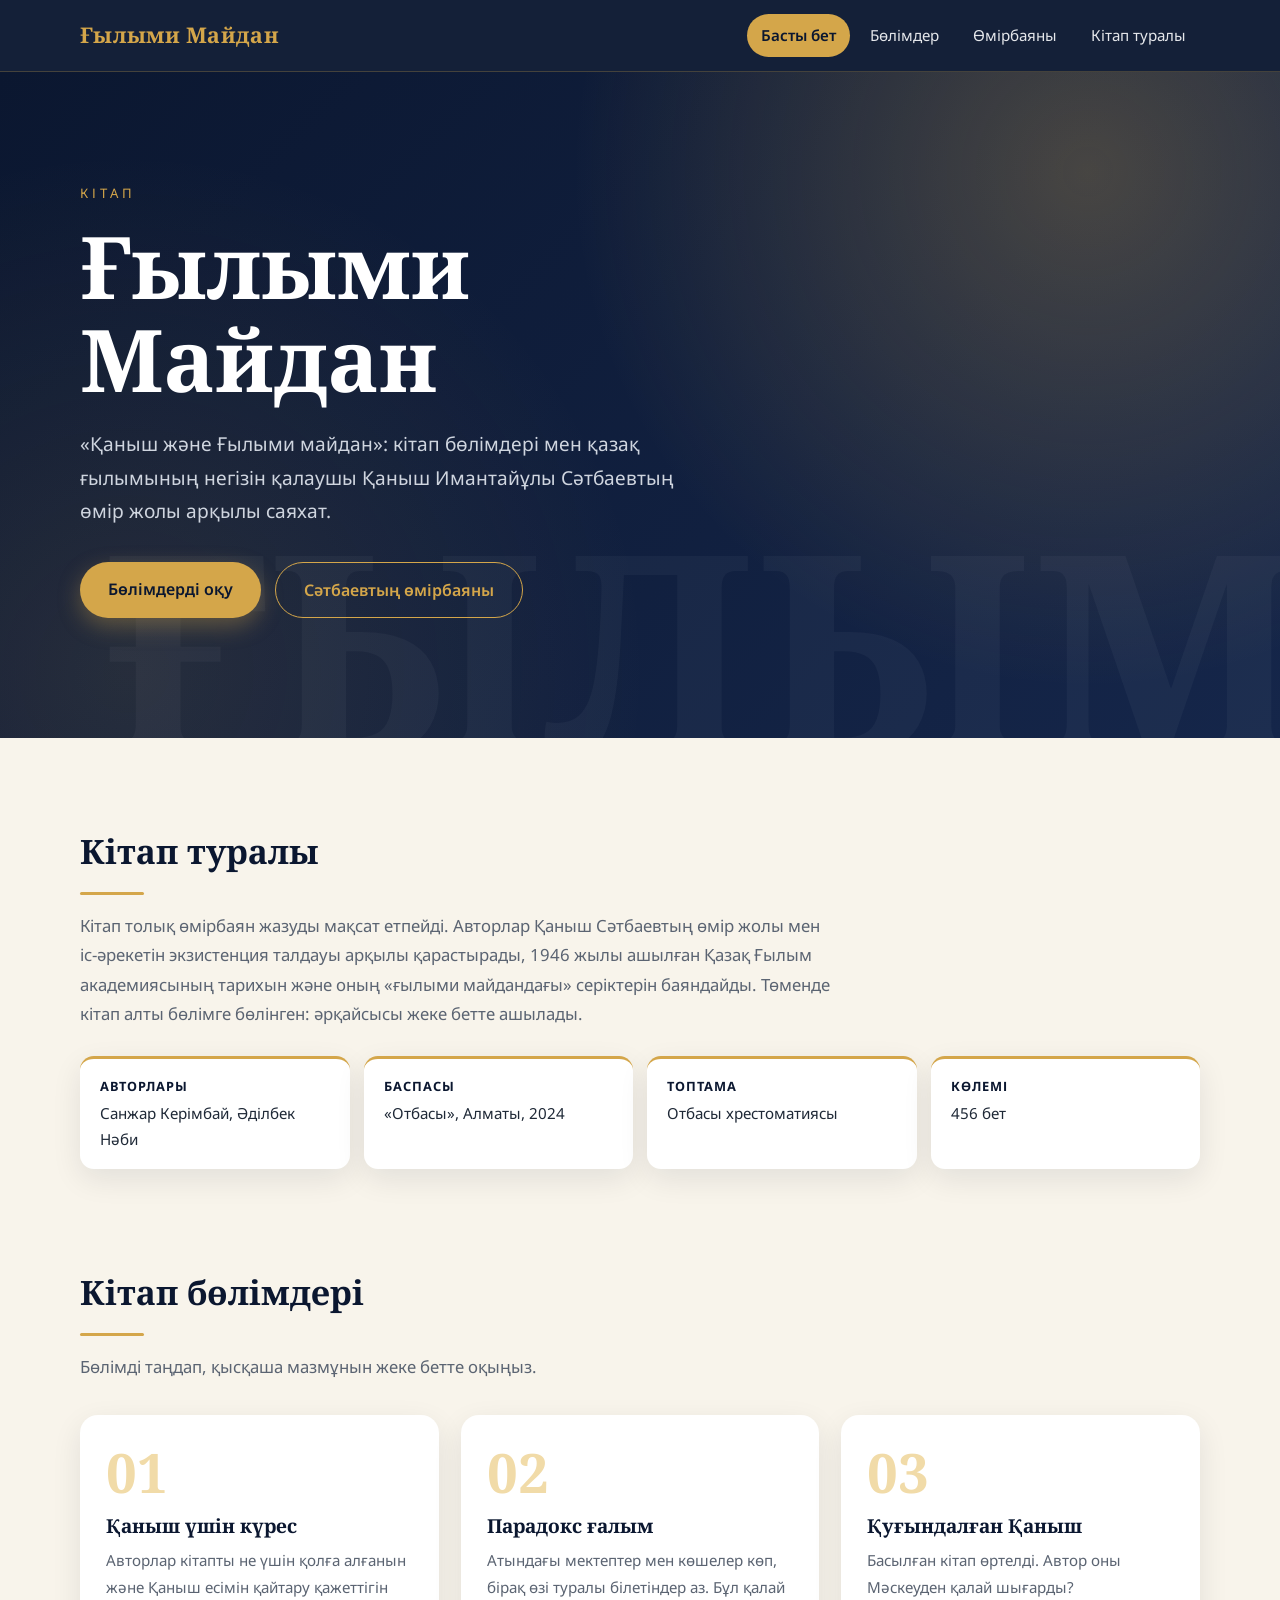
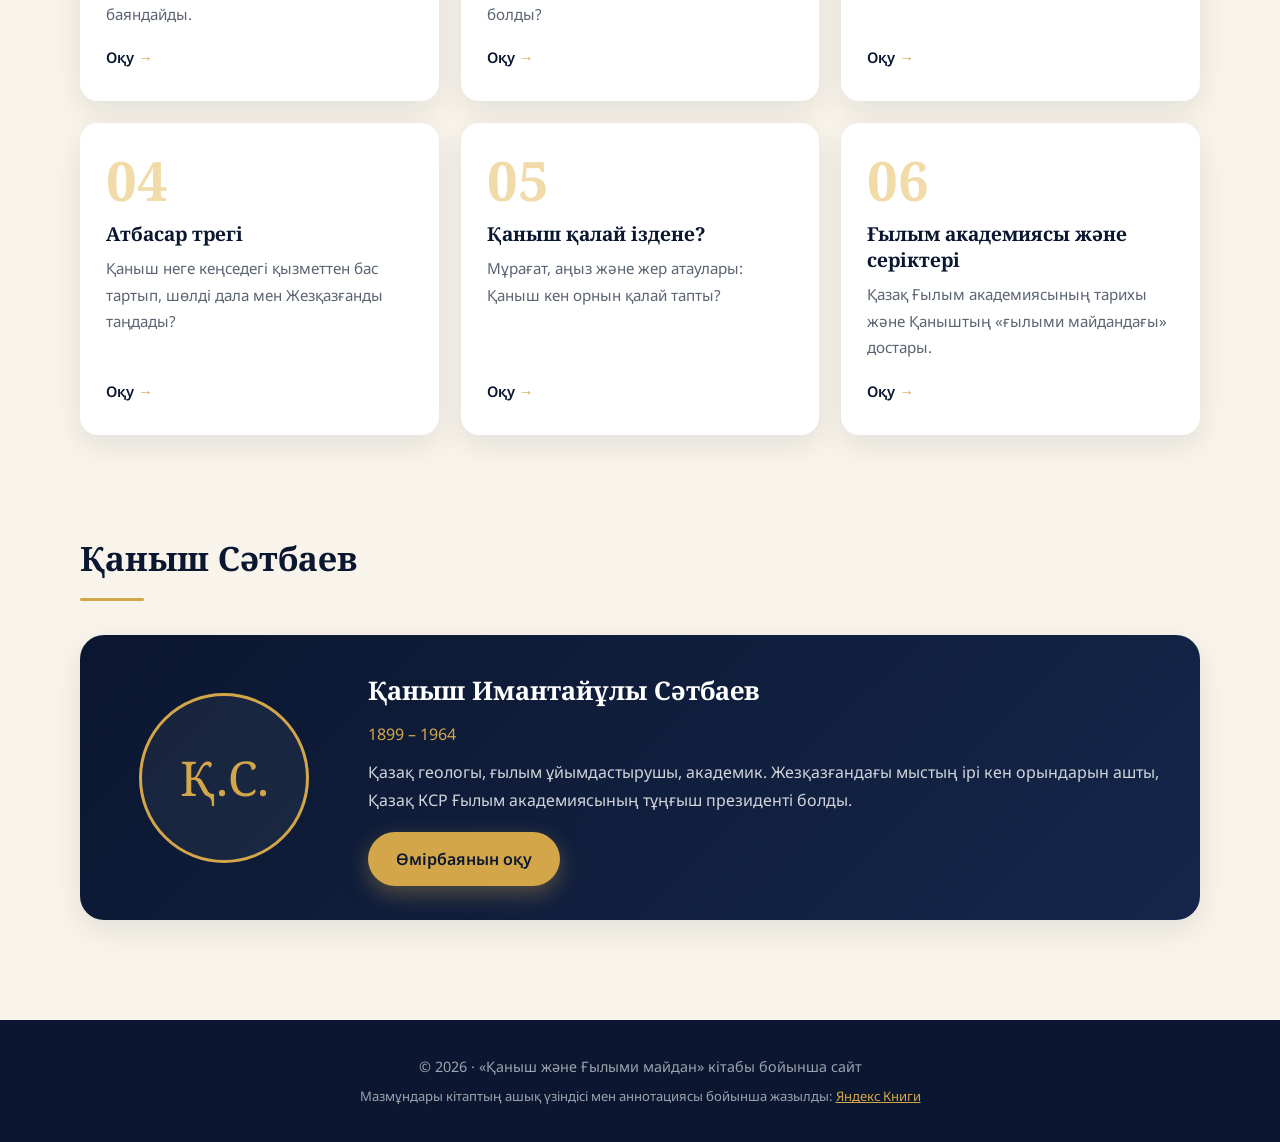
<file: gylymi-maidan/index.html>
<!DOCTYPE html>
<html lang="kk">
<head>
<meta charset="UTF-8">
<meta name="viewport" content="width=device-width, initial-scale=1.0">
<title>Ғылыми Майдан — Қаныш Сәтбаев туралы кітап</title>
<meta name="description" content="«Қаныш және Ғылыми майдан» кітабының бөлімдері, қысқаша мазмұны және Қаныш Сәтбаевтың өмірбаяны">
<meta property="og:title" content="Ғылыми Майдан — Қаныш Сәтбаев туралы кітап">
<meta property="og:description" content="«Қаныш және Ғылыми майдан» кітабының бөлімдері, қысқаша мазмұны және Қаныш Сәтбаевтың өмірбаяны">
<meta property="og:type" content="website">
<link rel="icon" href="data:image/svg+xml,%3Csvg xmlns=%27http://www.w3.org/2000/svg%27 viewBox=%270 0 100 100%27%3E%3Crect width=%27100%27 height=%27100%27 rx=%2722%27 fill=%27%230b1730%27/%3E%3Ctext x=%2750%27 y=%2772%27 font-size=%2768%27 text-anchor=%27middle%27 fill=%27%23d4a64a%27 font-family=%27serif%27%3EҚ%3C/text%3E%3C/svg%3E">
<link rel="preconnect" href="https://fonts.googleapis.com"><link rel="preconnect" href="https://fonts.gstatic.com" crossorigin><link href="https://fonts.googleapis.com/css2?family=Noto+Sans:wght@400;500;600&family=Noto+Serif:wght@600;700&display=swap" rel="stylesheet">
<link rel="stylesheet" href="style.css">
</head>
<body>
<header class="nav"><div class="wrap nav-inner">
<a href="index.html" class="logo">Ғылыми Майдан</a>
<button class="burger" aria-label="Мәзір" aria-expanded="false">☰</button>
<nav class="menu"><a href="index.html" class="active">Басты бет</a><a href="index.html#bolimder">Бөлімдер</a><a href="omirbayan.html">Өмірбаяны</a><a href="index.html#kitap">Кітап туралы</a></nav>
</div></header>

<section class="hero"><div class="wrap"><div class="hero-inner">
<p class="eyebrow">Кітап</p>
<h1>Ғылыми Майдан</h1>
<p class="lead">«Қаныш және Ғылыми майдан»: кітап бөлімдері мен қазақ ғылымының негізін қалаушы Қаныш Имантайұлы Сәтбаевтың өмір жолы арқылы саяхат.</p>
<div class="hero-buttons">
<a href="#bolimder" class="btn primary">Бөлімдерді оқу</a>
<a href="omirbayan.html" class="btn ghost">Сәтбаевтың өмірбаяны</a>
</div></div></div></section>

<main class="wrap">
<section class="section" id="kitap">
<h2>Кітап туралы</h2>
<p class="section-text">Кітап толық өмірбаян жазуды мақсат етпейді. Авторлар Қаныш Сәтбаевтың өмір жолы мен іс-әрекетін экзистенция талдауы арқылы қарастырады, 1946 жылы ашылған Қазақ Ғылым академиясының тарихын және оның «ғылыми майдандағы» серіктерін баяндайды. Төменде кітап алты бөлімге бөлінген: әрқайсысы жеке бетте ашылады.</p>
<ul class="meta">
<li><b>Авторлары</b>Санжар Керімбай, Әділбек Нәби</li>
<li><b>Баспасы</b>«Отбасы», Алматы, 2024</li>
<li><b>Топтама</b>Отбасы хрестоматиясы</li>
<li><b>Көлемі</b>456 бет</li>
</ul>
</section>

<section class="section" id="bolimder">
<h2>Кітап бөлімдері</h2>
<p class="section-text">Бөлімді таңдап, қысқаша мазмұнын жеке бетте оқыңыз.</p>
<div class="cards">
<a class="card" href="bolim-1.html">
<div class="num">01</div>
<h3>Қаныш үшін күрес</h3>
<p>Авторлар кітапты не үшін қолға алғанын және Қаныш есімін қайтару қажеттігін баяндайды.</p>
<span class="more">Оқу</span>
</a>
<a class="card" href="bolim-2.html">
<div class="num">02</div>
<h3>Парадокс ғалым</h3>
<p>Атындағы мектептер мен көшелер көп, бірақ өзі туралы білетіндер аз. Бұл қалай болды?</p>
<span class="more">Оқу</span>
</a>
<a class="card" href="bolim-3.html">
<div class="num">03</div>
<h3>Қуғындалған Қаныш</h3>
<p>Басылған кітап өртелді. Автор оны Мәскеуден қалай шығарды?</p>
<span class="more">Оқу</span>
</a>
<a class="card" href="bolim-4.html">
<div class="num">04</div>
<h3>Атбасар трегі</h3>
<p>Қаныш неге кеңседегі қызметтен бас тартып, шөлді дала мен Жезқазғанды таңдады?</p>
<span class="more">Оқу</span>
</a>
<a class="card" href="bolim-5.html">
<div class="num">05</div>
<h3>Қаныш қалай іздене?</h3>
<p>Мұрағат, аңыз және жер атаулары: Қаныш кен орнын қалай тапты?</p>
<span class="more">Оқу</span>
</a>
<a class="card" href="bolim-6.html">
<div class="num">06</div>
<h3>Ғылым академиясы және серіктері</h3>
<p>Қазақ Ғылым академиясының тарихы және Қаныштың «ғылыми майдандағы» достары.</p>
<span class="more">Оқу</span>
</a>
</div>
</section>

<section class="section" id="bio">
<h2>Қаныш Сәтбаев</h2>
<div class="bio-banner">
<div class="portrait">Қ.С.</div>
<div>
<h3>Қаныш Имантайұлы Сәтбаев</h3>
<p class="years">1899 – 1964</p>
<p>Қазақ геологы, ғылым ұйымдастырушы, академик. Жезқазғандағы мыстың ірі кен орындарын ашты, Қазақ КСР Ғылым академиясының тұңғыш президенті болды.</p>
<a href="omirbayan.html" class="btn primary">Өмірбаянын оқу</a>
</div></div>
</section>
</main>
<footer class="footer"><div class="wrap">
<p>© 2026 · «Қаныш және Ғылыми майдан» кітабы бойынша сайт</p>
<p class="source">Мазмұндары кітаптың ашық үзіндісі мен аннотациясы бойынша жазылды:
<a href="https://books.yandex.ru/books/D8SEfUFv" target="_blank" rel="noopener">Яндекс Книги</a></p>
</div></footer>
<script src="script.js"></script>
</body>
</html>
</file>
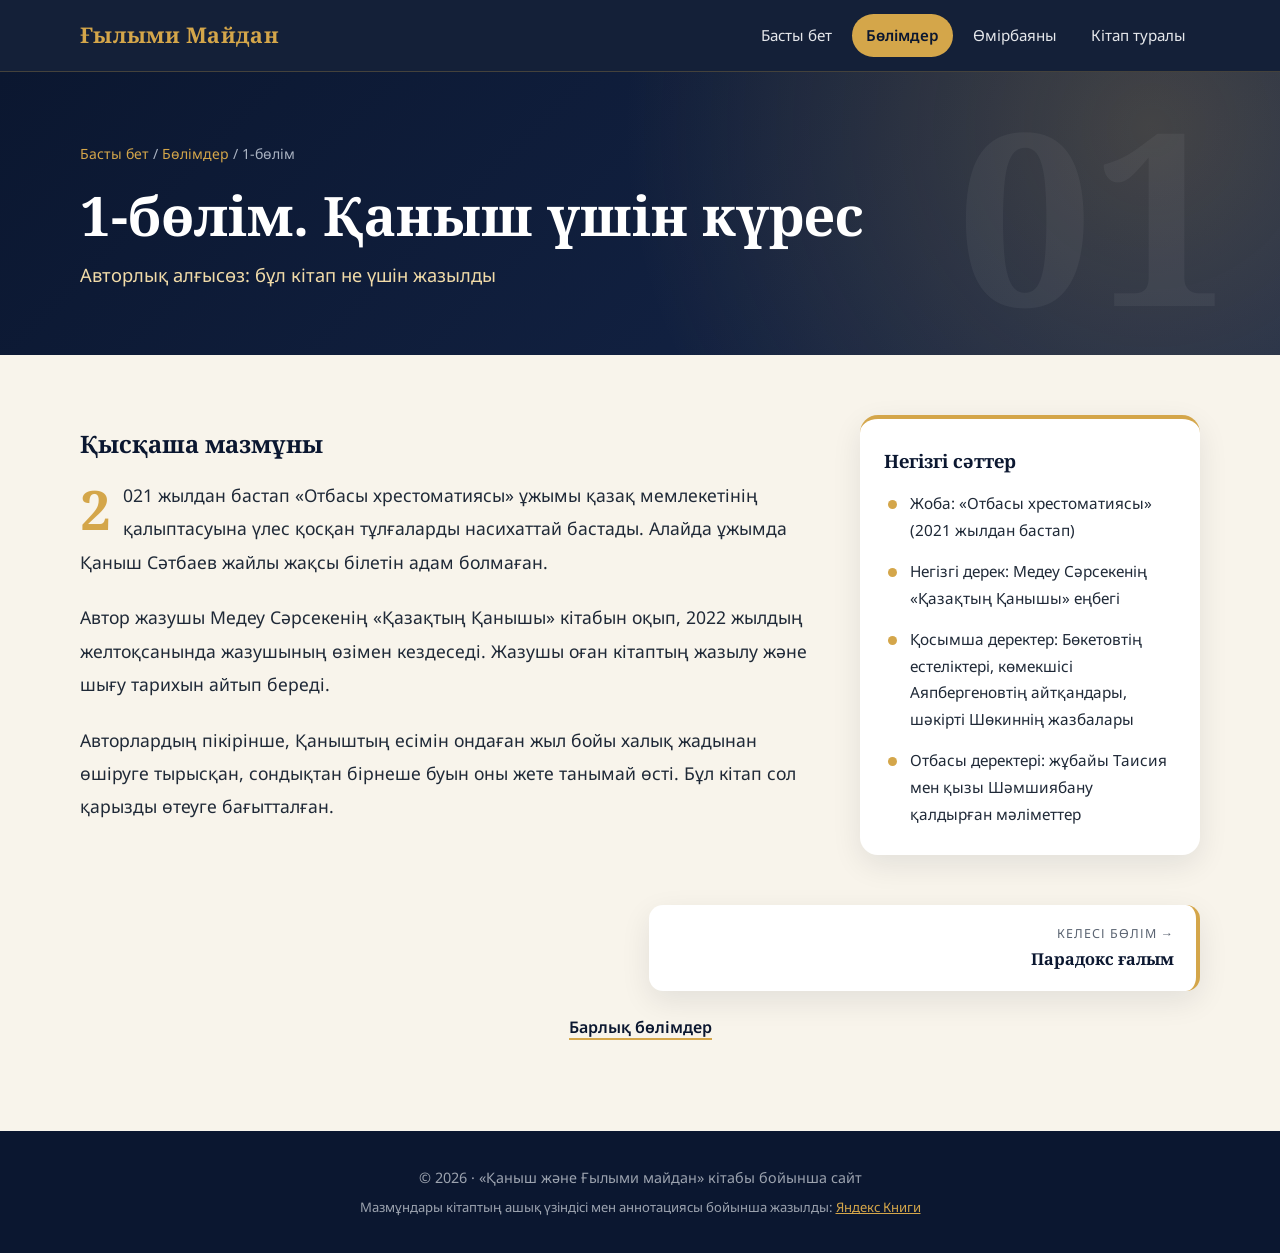
<file: gylymi-maidan/bolim-1.html>
<!DOCTYPE html>
<html lang="kk">
<head>
<meta charset="UTF-8">
<meta name="viewport" content="width=device-width, initial-scale=1.0">
<title>1-бөлім. Қаныш үшін күрес — Ғылыми Майдан</title>
<meta name="description" content="Авторлар кітапты не үшін қолға алғанын және Қаныш есімін қайтару қажеттігін баяндайды.">
<meta property="og:title" content="1-бөлім. Қаныш үшін күрес — Ғылыми Майдан">
<meta property="og:description" content="Авторлар кітапты не үшін қолға алғанын және Қаныш есімін қайтару қажеттігін баяндайды.">
<meta property="og:type" content="website">
<link rel="icon" href="data:image/svg+xml,%3Csvg xmlns=%27http://www.w3.org/2000/svg%27 viewBox=%270 0 100 100%27%3E%3Crect width=%27100%27 height=%27100%27 rx=%2722%27 fill=%27%230b1730%27/%3E%3Ctext x=%2750%27 y=%2772%27 font-size=%2768%27 text-anchor=%27middle%27 fill=%27%23d4a64a%27 font-family=%27serif%27%3EҚ%3C/text%3E%3C/svg%3E">
<link rel="preconnect" href="https://fonts.googleapis.com"><link rel="preconnect" href="https://fonts.gstatic.com" crossorigin><link href="https://fonts.googleapis.com/css2?family=Noto+Sans:wght@400;500;600&family=Noto+Serif:wght@600;700&display=swap" rel="stylesheet">
<link rel="stylesheet" href="style.css">
</head>
<body>
<header class="nav"><div class="wrap nav-inner">
<a href="index.html" class="logo">Ғылыми Майдан</a>
<button class="burger" aria-label="Мәзір" aria-expanded="false">☰</button>
<nav class="menu"><a href="index.html">Басты бет</a><a href="index.html#bolimder" class="active">Бөлімдер</a><a href="omirbayan.html">Өмірбаяны</a><a href="index.html#kitap">Кітап туралы</a></nav>
</div></header>

<section class="page-head"><div class="big-num">01</div><div class="wrap">
<p class="crumbs"><a href="index.html">Басты бет</a> / <a href="index.html#bolimder">Бөлімдер</a> / 1-бөлім</p>
<h1>1-бөлім. Қаныш үшін күрес</h1>
<p class="sub">Авторлық алғысөз: бұл кітап не үшін жазылды</p>
</div></section>

<main class="wrap">
<div class="content">
<article class="article">
<h2>Қысқаша мазмұны</h2>
<p>2021 жылдан бастап «Отбасы хрестоматиясы» ұжымы қазақ мемлекетінің қалыптасуына үлес қосқан тұлғаларды насихаттай бастады. Алайда ұжымда Қаныш Сәтбаев жайлы жақсы білетін адам болмаған.</p>
<p>Автор жазушы Медеу Сәрсекенің «Қазақтың Қанышы» кітабын оқып, 2022 жылдың желтоқсанында жазушының өзімен кездеседі. Жазушы оған кітаптың жазылу және шығу тарихын айтып береді.</p>
<p>Авторлардың пікірінше, Қаныштың есімін ондаған жыл бойы халық жадынан өшіруге тырысқан, сондықтан бірнеше буын оны жете танымай өсті. Бұл кітап сол қарызды өтеуге бағытталған.</p>
</article>
<aside class="aside"><div class="points">
<h3>Негізгі сәттер</h3>
<ul>
<li>Жоба: «Отбасы хрестоматиясы» (2021 жылдан бастап)</li>
<li>Негізгі дерек: Медеу Сәрсекенің «Қазақтың Қанышы» еңбегі</li>
<li>Қосымша деректер: Бөкетовтің естеліктері, көмекшісі Аяпбергеновтің айтқандары, шәкірті Шөкиннің жазбалары</li>
<li>Отбасы деректері: жұбайы Таисия мен қызы Шәмшиябану қалдырған мәліметтер</li>
</ul></div></aside>
</div>
<nav class="pager"><span class="empty"></span><a class="next" href="bolim-2.html"><small>Келесі бөлім →</small><strong>Парадокс ғалым</strong></a></nav>
<p class="back"><a href="index.html#bolimder">Барлық бөлімдер</a></p>
</main>
<footer class="footer"><div class="wrap">
<p>© 2026 · «Қаныш және Ғылыми майдан» кітабы бойынша сайт</p>
<p class="source">Мазмұндары кітаптың ашық үзіндісі мен аннотациясы бойынша жазылды:
<a href="https://books.yandex.ru/books/D8SEfUFv" target="_blank" rel="noopener">Яндекс Книги</a></p>
</div></footer>
<script src="script.js"></script>
</body>
</html>
</file>
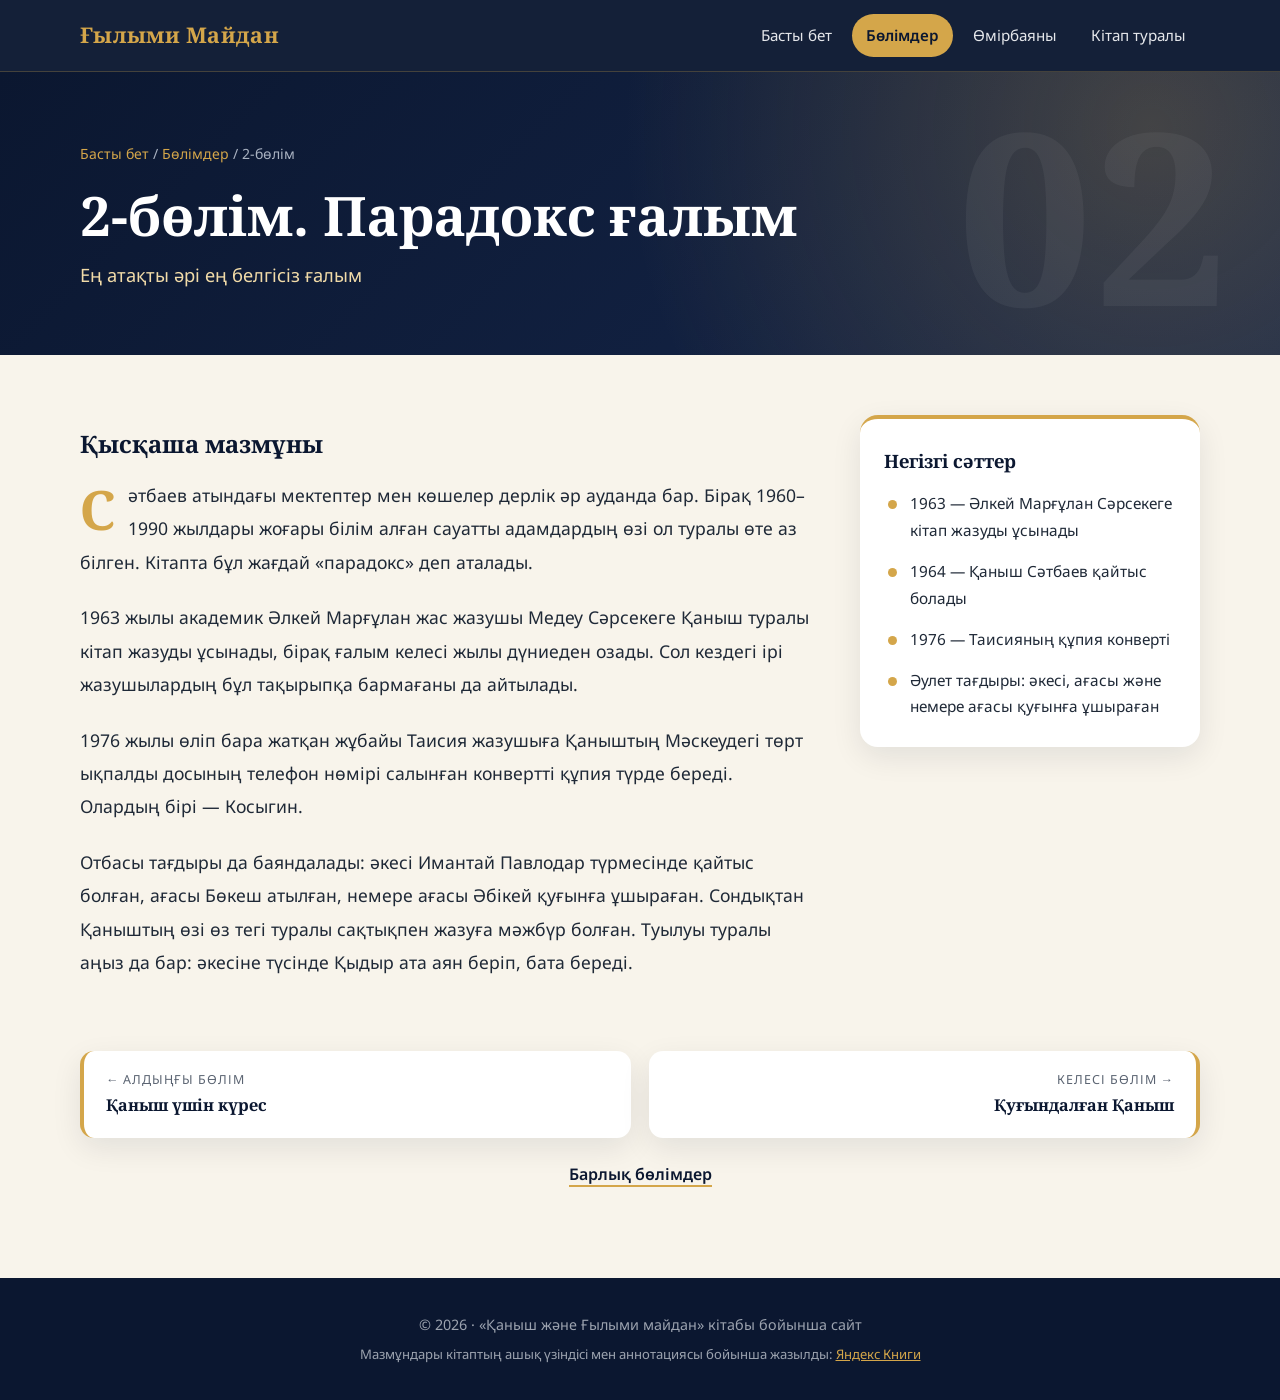
<file: gylymi-maidan/bolim-2.html>
<!DOCTYPE html>
<html lang="kk">
<head>
<meta charset="UTF-8">
<meta name="viewport" content="width=device-width, initial-scale=1.0">
<title>2-бөлім. Парадокс ғалым — Ғылыми Майдан</title>
<meta name="description" content="Атындағы мектептер мен көшелер көп, бірақ өзі туралы білетіндер аз. Бұл қалай болды?">
<meta property="og:title" content="2-бөлім. Парадокс ғалым — Ғылыми Майдан">
<meta property="og:description" content="Атындағы мектептер мен көшелер көп, бірақ өзі туралы білетіндер аз. Бұл қалай болды?">
<meta property="og:type" content="website">
<link rel="icon" href="data:image/svg+xml,%3Csvg xmlns=%27http://www.w3.org/2000/svg%27 viewBox=%270 0 100 100%27%3E%3Crect width=%27100%27 height=%27100%27 rx=%2722%27 fill=%27%230b1730%27/%3E%3Ctext x=%2750%27 y=%2772%27 font-size=%2768%27 text-anchor=%27middle%27 fill=%27%23d4a64a%27 font-family=%27serif%27%3EҚ%3C/text%3E%3C/svg%3E">
<link rel="preconnect" href="https://fonts.googleapis.com"><link rel="preconnect" href="https://fonts.gstatic.com" crossorigin><link href="https://fonts.googleapis.com/css2?family=Noto+Sans:wght@400;500;600&family=Noto+Serif:wght@600;700&display=swap" rel="stylesheet">
<link rel="stylesheet" href="style.css">
</head>
<body>
<header class="nav"><div class="wrap nav-inner">
<a href="index.html" class="logo">Ғылыми Майдан</a>
<button class="burger" aria-label="Мәзір" aria-expanded="false">☰</button>
<nav class="menu"><a href="index.html">Басты бет</a><a href="index.html#bolimder" class="active">Бөлімдер</a><a href="omirbayan.html">Өмірбаяны</a><a href="index.html#kitap">Кітап туралы</a></nav>
</div></header>

<section class="page-head"><div class="big-num">02</div><div class="wrap">
<p class="crumbs"><a href="index.html">Басты бет</a> / <a href="index.html#bolimder">Бөлімдер</a> / 2-бөлім</p>
<h1>2-бөлім. Парадокс ғалым</h1>
<p class="sub">Ең атақты әрі ең белгісіз ғалым</p>
</div></section>

<main class="wrap">
<div class="content">
<article class="article">
<h2>Қысқаша мазмұны</h2>
<p>Сәтбаев атындағы мектептер мен көшелер дерлік әр ауданда бар. Бірақ 1960–1990 жылдары жоғары білім алған сауатты адамдардың өзі ол туралы өте аз білген. Кітапта бұл жағдай «парадокс» деп аталады.</p>
<p>1963 жылы академик Әлкей Марғұлан жас жазушы Медеу Сәрсекеге Қаныш туралы кітап жазуды ұсынады, бірақ ғалым келесі жылы дүниеден озады. Сол кездегі ірі жазушылардың бұл тақырыпқа бармағаны да айтылады.</p>
<p>1976 жылы өліп бара жатқан жұбайы Таисия жазушыға Қаныштың Мәскеудегі төрт ықпалды досының телефон нөмірі салынған конвертті құпия түрде береді. Олардың бірі — Косыгин.</p>
<p>Отбасы тағдыры да баяндалады: әкесі Имантай Павлодар түрмесінде қайтыс болған, ағасы Бөкеш атылған, немере ағасы Әбікей қуғынға ұшыраған. Сондықтан Қаныштың өзі өз тегі туралы сақтықпен жазуға мәжбүр болған. Туылуы туралы аңыз да бар: әкесіне түсінде Қыдыр ата аян беріп, бата береді.</p>
</article>
<aside class="aside"><div class="points">
<h3>Негізгі сәттер</h3>
<ul>
<li>1963 — Әлкей Марғұлан Сәрсекеге кітап жазуды ұсынады</li>
<li>1964 — Қаныш Сәтбаев қайтыс болады</li>
<li>1976 — Таисияның құпия конверті</li>
<li>Әулет тағдыры: әкесі, ағасы және немере ағасы қуғынға ұшыраған</li>
</ul></div></aside>
</div>
<nav class="pager"><a class="prev" href="bolim-1.html"><small>← Алдыңғы бөлім</small><strong>Қаныш үшін күрес</strong></a><a class="next" href="bolim-3.html"><small>Келесі бөлім →</small><strong>Қуғындалған Қаныш</strong></a></nav>
<p class="back"><a href="index.html#bolimder">Барлық бөлімдер</a></p>
</main>
<footer class="footer"><div class="wrap">
<p>© 2026 · «Қаныш және Ғылыми майдан» кітабы бойынша сайт</p>
<p class="source">Мазмұндары кітаптың ашық үзіндісі мен аннотациясы бойынша жазылды:
<a href="https://books.yandex.ru/books/D8SEfUFv" target="_blank" rel="noopener">Яндекс Книги</a></p>
</div></footer>
<script src="script.js"></script>
</body>
</html>
</file>
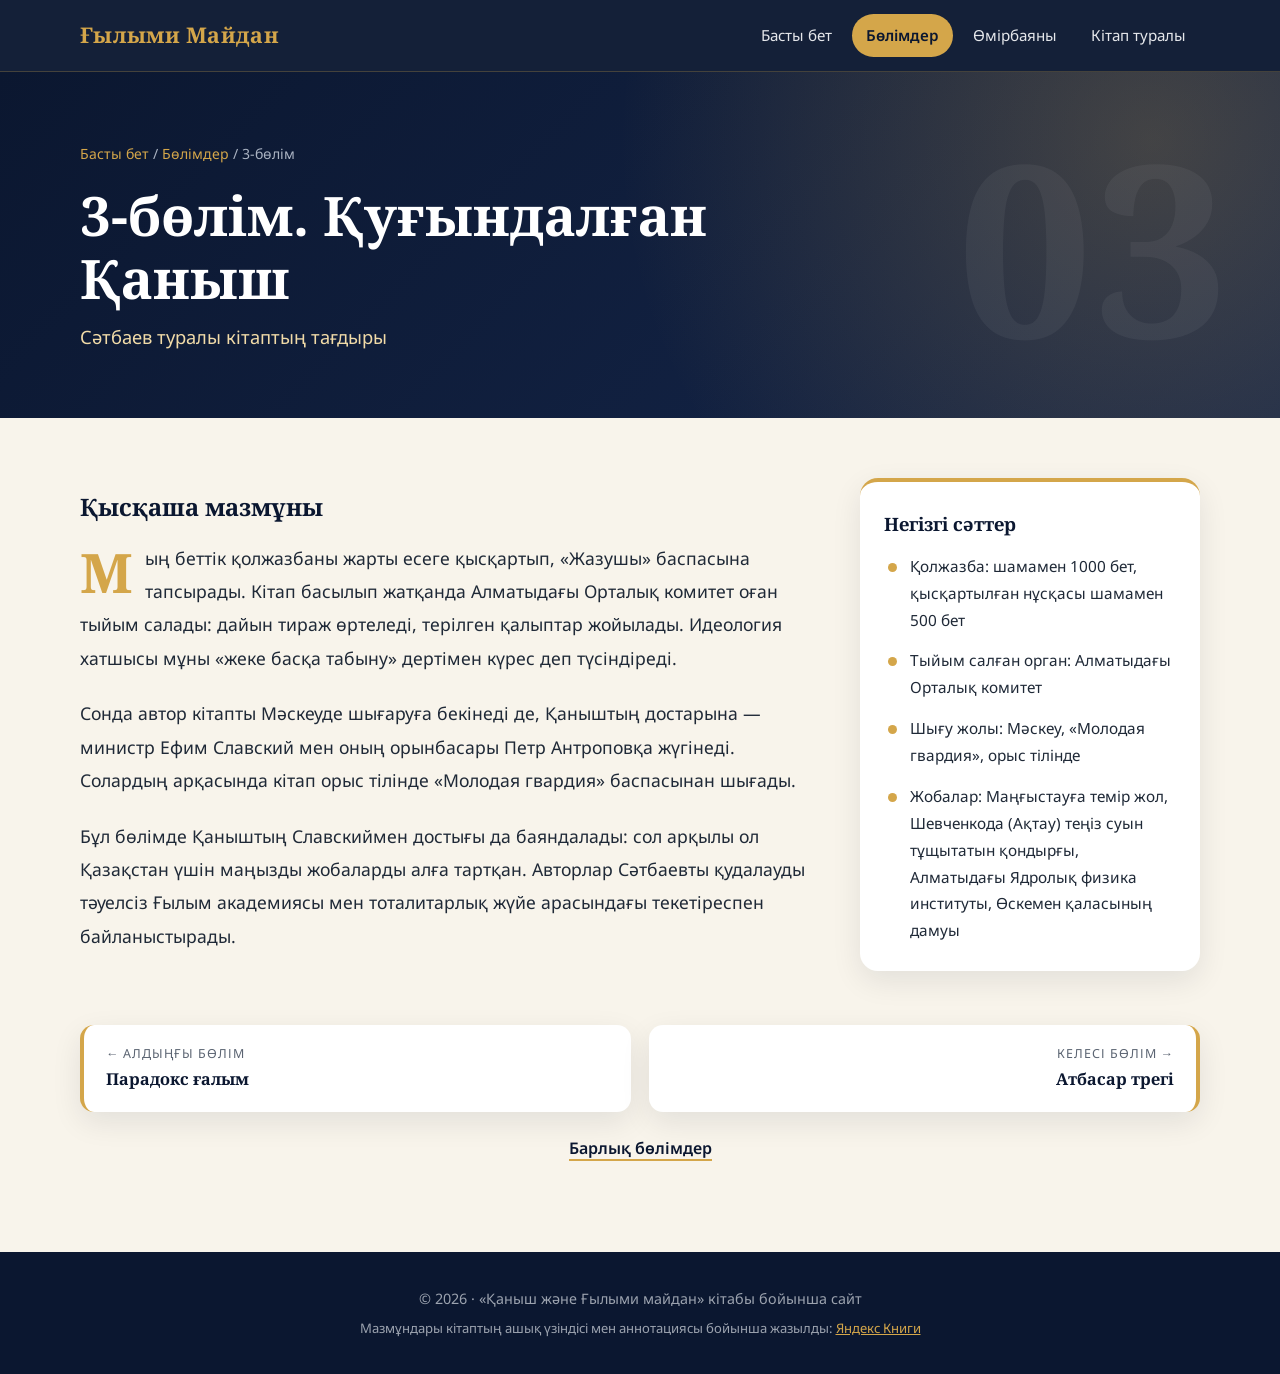
<file: gylymi-maidan/bolim-3.html>
<!DOCTYPE html>
<html lang="kk">
<head>
<meta charset="UTF-8">
<meta name="viewport" content="width=device-width, initial-scale=1.0">
<title>3-бөлім. Қуғындалған Қаныш — Ғылыми Майдан</title>
<meta name="description" content="Басылған кітап өртелді. Автор оны Мәскеуден қалай шығарды?">
<meta property="og:title" content="3-бөлім. Қуғындалған Қаныш — Ғылыми Майдан">
<meta property="og:description" content="Басылған кітап өртелді. Автор оны Мәскеуден қалай шығарды?">
<meta property="og:type" content="website">
<link rel="icon" href="data:image/svg+xml,%3Csvg xmlns=%27http://www.w3.org/2000/svg%27 viewBox=%270 0 100 100%27%3E%3Crect width=%27100%27 height=%27100%27 rx=%2722%27 fill=%27%230b1730%27/%3E%3Ctext x=%2750%27 y=%2772%27 font-size=%2768%27 text-anchor=%27middle%27 fill=%27%23d4a64a%27 font-family=%27serif%27%3EҚ%3C/text%3E%3C/svg%3E">
<link rel="preconnect" href="https://fonts.googleapis.com"><link rel="preconnect" href="https://fonts.gstatic.com" crossorigin><link href="https://fonts.googleapis.com/css2?family=Noto+Sans:wght@400;500;600&family=Noto+Serif:wght@600;700&display=swap" rel="stylesheet">
<link rel="stylesheet" href="style.css">
</head>
<body>
<header class="nav"><div class="wrap nav-inner">
<a href="index.html" class="logo">Ғылыми Майдан</a>
<button class="burger" aria-label="Мәзір" aria-expanded="false">☰</button>
<nav class="menu"><a href="index.html">Басты бет</a><a href="index.html#bolimder" class="active">Бөлімдер</a><a href="omirbayan.html">Өмірбаяны</a><a href="index.html#kitap">Кітап туралы</a></nav>
</div></header>

<section class="page-head"><div class="big-num">03</div><div class="wrap">
<p class="crumbs"><a href="index.html">Басты бет</a> / <a href="index.html#bolimder">Бөлімдер</a> / 3-бөлім</p>
<h1>3-бөлім. Қуғындалған Қаныш</h1>
<p class="sub">Сәтбаев туралы кітаптың тағдыры</p>
</div></section>

<main class="wrap">
<div class="content">
<article class="article">
<h2>Қысқаша мазмұны</h2>
<p>Мың беттік қолжазбаны жарты есеге қысқартып, «Жазушы» баспасына тапсырады. Кітап басылып жатқанда Алматыдағы Орталық комитет оған тыйым салады: дайын тираж өртеледі, терілген қалыптар жойылады. Идеология хатшысы мұны «жеке басқа табыну» дертімен күрес деп түсіндіреді.</p>
<p>Сонда автор кітапты Мәскеуде шығаруға бекінеді де, Қаныштың достарына — министр Ефим Славский мен оның орынбасары Петр Антроповқа жүгінеді. Солардың арқасында кітап орыс тілінде «Молодая гвардия» баспасынан шығады.</p>
<p>Бұл бөлімде Қаныштың Славскиймен достығы да баяндалады: сол арқылы ол Қазақстан үшін маңызды жобаларды алға тартқан. Авторлар Сәтбаевты қудалауды тәуелсіз Ғылым академиясы мен тоталитарлық жүйе арасындағы текетіреспен байланыстырады.</p>
</article>
<aside class="aside"><div class="points">
<h3>Негізгі сәттер</h3>
<ul>
<li>Қолжазба: шамамен 1000 бет, қысқартылған нұсқасы шамамен 500 бет</li>
<li>Тыйым салған орган: Алматыдағы Орталық комитет</li>
<li>Шығу жолы: Мәскеу, «Молодая гвардия», орыс тілінде</li>
<li>Жобалар: Маңғыстауға темір жол, Шевченкода (Ақтау) теңіз суын тұщытатын қондырғы, Алматыдағы Ядролық физика институты, Өскемен қаласының дамуы</li>
</ul></div></aside>
</div>
<nav class="pager"><a class="prev" href="bolim-2.html"><small>← Алдыңғы бөлім</small><strong>Парадокс ғалым</strong></a><a class="next" href="bolim-4.html"><small>Келесі бөлім →</small><strong>Атбасар трегі</strong></a></nav>
<p class="back"><a href="index.html#bolimder">Барлық бөлімдер</a></p>
</main>
<footer class="footer"><div class="wrap">
<p>© 2026 · «Қаныш және Ғылыми майдан» кітабы бойынша сайт</p>
<p class="source">Мазмұндары кітаптың ашық үзіндісі мен аннотациясы бойынша жазылды:
<a href="https://books.yandex.ru/books/D8SEfUFv" target="_blank" rel="noopener">Яндекс Книги</a></p>
</div></footer>
<script src="script.js"></script>
</body>
</html>
</file>
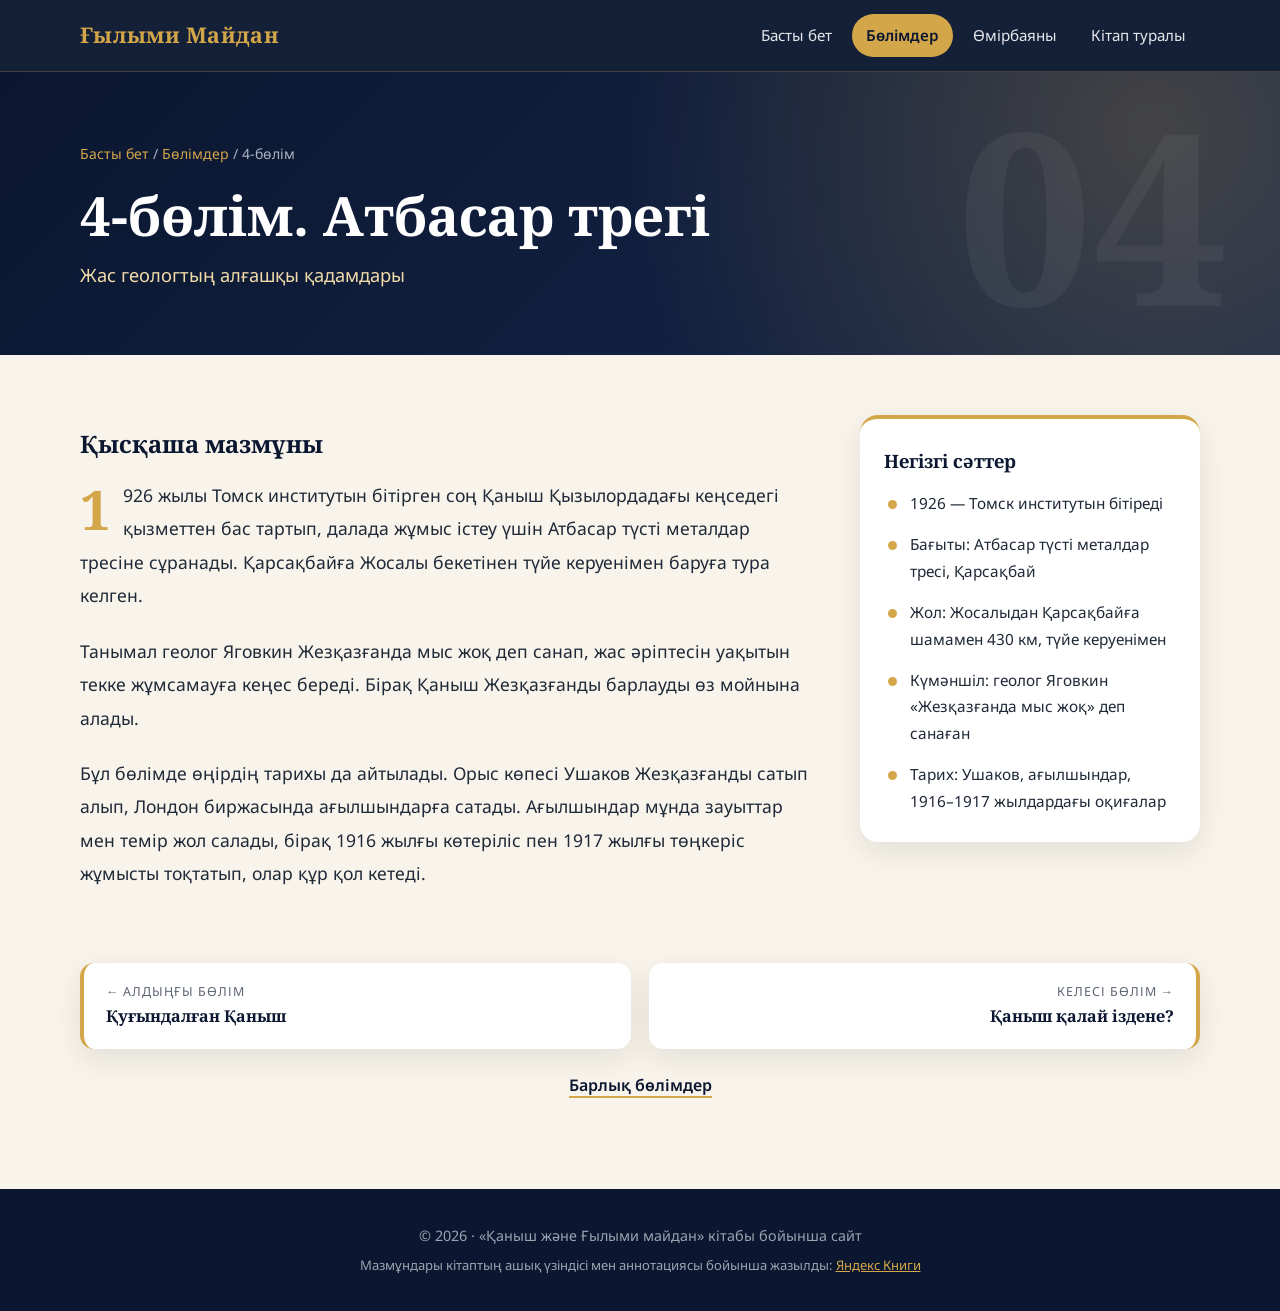
<file: gylymi-maidan/bolim-4.html>
<!DOCTYPE html>
<html lang="kk">
<head>
<meta charset="UTF-8">
<meta name="viewport" content="width=device-width, initial-scale=1.0">
<title>4-бөлім. Атбасар трегі — Ғылыми Майдан</title>
<meta name="description" content="Қаныш неге кеңседегі қызметтен бас тартып, шөлді дала мен Жезқазғанды таңдады?">
<meta property="og:title" content="4-бөлім. Атбасар трегі — Ғылыми Майдан">
<meta property="og:description" content="Қаныш неге кеңседегі қызметтен бас тартып, шөлді дала мен Жезқазғанды таңдады?">
<meta property="og:type" content="website">
<link rel="icon" href="data:image/svg+xml,%3Csvg xmlns=%27http://www.w3.org/2000/svg%27 viewBox=%270 0 100 100%27%3E%3Crect width=%27100%27 height=%27100%27 rx=%2722%27 fill=%27%230b1730%27/%3E%3Ctext x=%2750%27 y=%2772%27 font-size=%2768%27 text-anchor=%27middle%27 fill=%27%23d4a64a%27 font-family=%27serif%27%3EҚ%3C/text%3E%3C/svg%3E">
<link rel="preconnect" href="https://fonts.googleapis.com"><link rel="preconnect" href="https://fonts.gstatic.com" crossorigin><link href="https://fonts.googleapis.com/css2?family=Noto+Sans:wght@400;500;600&family=Noto+Serif:wght@600;700&display=swap" rel="stylesheet">
<link rel="stylesheet" href="style.css">
</head>
<body>
<header class="nav"><div class="wrap nav-inner">
<a href="index.html" class="logo">Ғылыми Майдан</a>
<button class="burger" aria-label="Мәзір" aria-expanded="false">☰</button>
<nav class="menu"><a href="index.html">Басты бет</a><a href="index.html#bolimder" class="active">Бөлімдер</a><a href="omirbayan.html">Өмірбаяны</a><a href="index.html#kitap">Кітап туралы</a></nav>
</div></header>

<section class="page-head"><div class="big-num">04</div><div class="wrap">
<p class="crumbs"><a href="index.html">Басты бет</a> / <a href="index.html#bolimder">Бөлімдер</a> / 4-бөлім</p>
<h1>4-бөлім. Атбасар трегі</h1>
<p class="sub">Жас геологтың алғашқы қадамдары</p>
</div></section>

<main class="wrap">
<div class="content">
<article class="article">
<h2>Қысқаша мазмұны</h2>
<p>1926 жылы Томск институтын бітірген соң Қаныш Қызылордадағы кеңседегі қызметтен бас тартып, далада жұмыс істеу үшін Атбасар түсті металдар тресіне сұранады. Қарсақбайға Жосалы бекетінен түйе керуенімен баруға тура келген.</p>
<p>Танымал геолог Яговкин Жезқазғанда мыс жоқ деп санап, жас әріптесін уақытын текке жұмсамауға кеңес береді. Бірақ Қаныш Жезқазғанды барлауды өз мойнына алады.</p>
<p>Бұл бөлімде өңірдің тарихы да айтылады. Орыс көпесі Ушаков Жезқазғанды сатып алып, Лондон биржасында ағылшындарға сатады. Ағылшындар мұнда зауыттар мен темір жол салады, бірақ 1916 жылғы көтеріліс пен 1917 жылғы төңкеріс жұмысты тоқтатып, олар құр қол кетеді.</p>
</article>
<aside class="aside"><div class="points">
<h3>Негізгі сәттер</h3>
<ul>
<li>1926 — Томск институтын бітіреді</li>
<li>Бағыты: Атбасар түсті металдар тресі, Қарсақбай</li>
<li>Жол: Жосалыдан Қарсақбайға шамамен 430 км, түйе керуенімен</li>
<li>Күмәншіл: геолог Яговкин «Жезқазғанда мыс жоқ» деп санаған</li>
<li>Тарих: Ушаков, ағылшындар, 1916–1917 жылдардағы оқиғалар</li>
</ul></div></aside>
</div>
<nav class="pager"><a class="prev" href="bolim-3.html"><small>← Алдыңғы бөлім</small><strong>Қуғындалған Қаныш</strong></a><a class="next" href="bolim-5.html"><small>Келесі бөлім →</small><strong>Қаныш қалай іздене?</strong></a></nav>
<p class="back"><a href="index.html#bolimder">Барлық бөлімдер</a></p>
</main>
<footer class="footer"><div class="wrap">
<p>© 2026 · «Қаныш және Ғылыми майдан» кітабы бойынша сайт</p>
<p class="source">Мазмұндары кітаптың ашық үзіндісі мен аннотациясы бойынша жазылды:
<a href="https://books.yandex.ru/books/D8SEfUFv" target="_blank" rel="noopener">Яндекс Книги</a></p>
</div></footer>
<script src="script.js"></script>
</body>
</html>
</file>
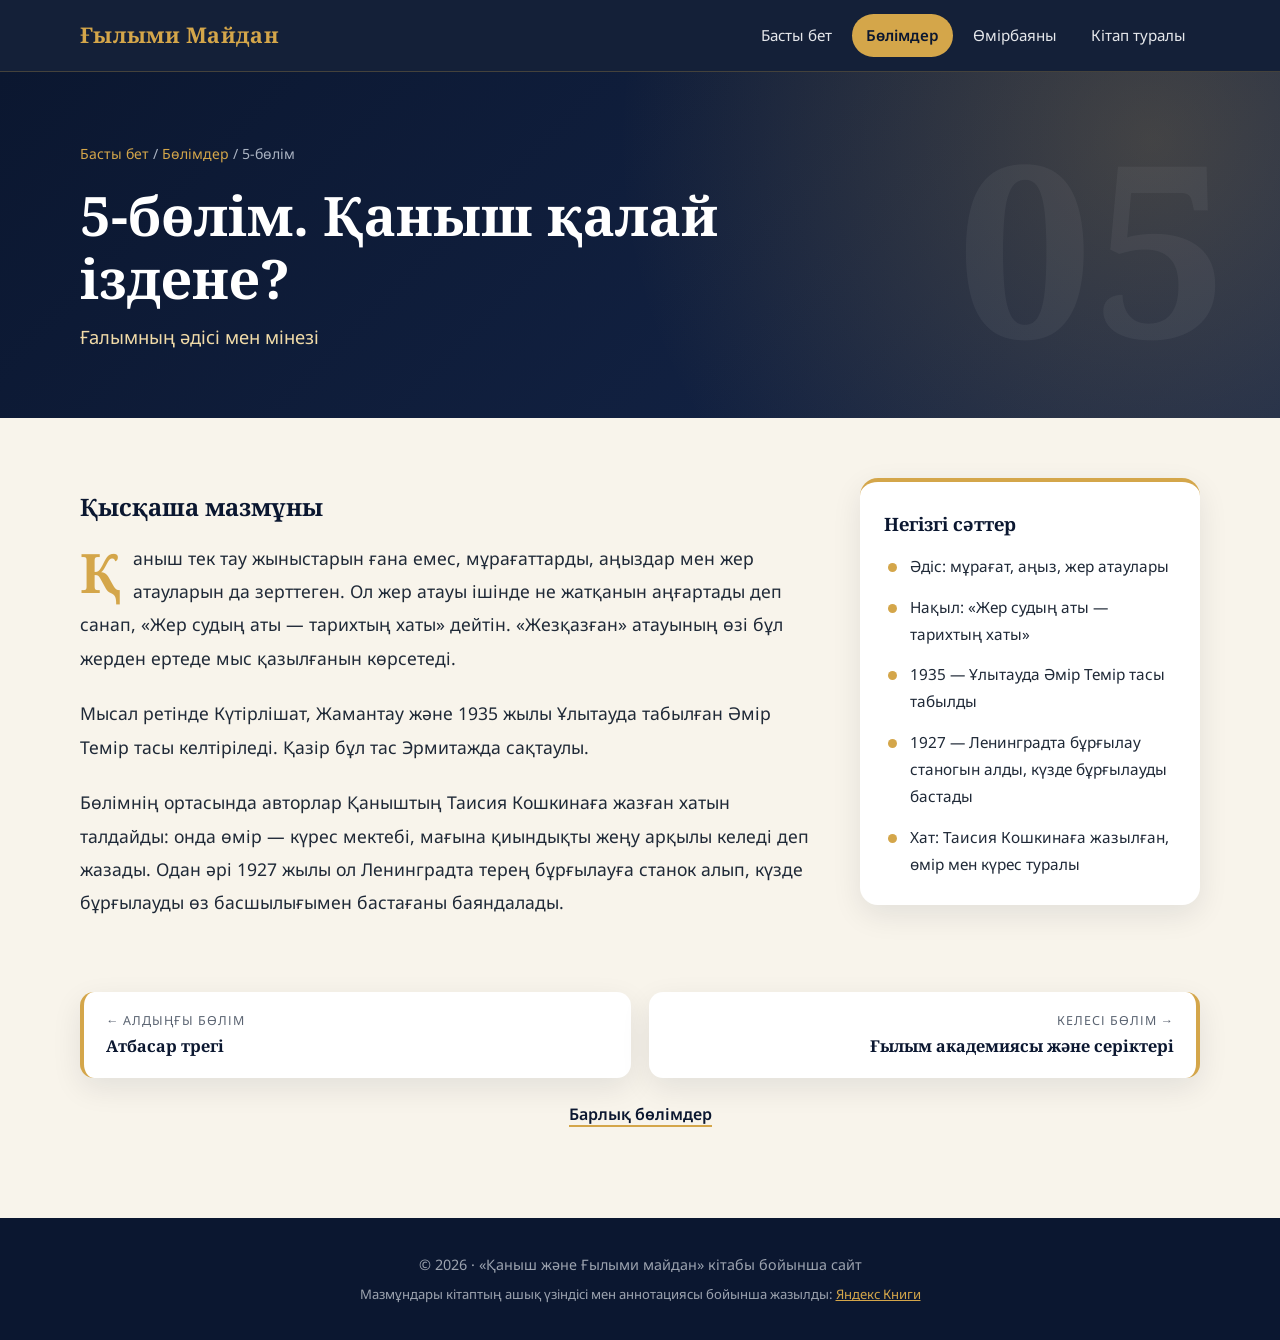
<file: gylymi-maidan/bolim-5.html>
<!DOCTYPE html>
<html lang="kk">
<head>
<meta charset="UTF-8">
<meta name="viewport" content="width=device-width, initial-scale=1.0">
<title>5-бөлім. Қаныш қалай іздене? — Ғылыми Майдан</title>
<meta name="description" content="Мұрағат, аңыз және жер атаулары: Қаныш кен орнын қалай тапты?">
<meta property="og:title" content="5-бөлім. Қаныш қалай іздене? — Ғылыми Майдан">
<meta property="og:description" content="Мұрағат, аңыз және жер атаулары: Қаныш кен орнын қалай тапты?">
<meta property="og:type" content="website">
<link rel="icon" href="data:image/svg+xml,%3Csvg xmlns=%27http://www.w3.org/2000/svg%27 viewBox=%270 0 100 100%27%3E%3Crect width=%27100%27 height=%27100%27 rx=%2722%27 fill=%27%230b1730%27/%3E%3Ctext x=%2750%27 y=%2772%27 font-size=%2768%27 text-anchor=%27middle%27 fill=%27%23d4a64a%27 font-family=%27serif%27%3EҚ%3C/text%3E%3C/svg%3E">
<link rel="preconnect" href="https://fonts.googleapis.com"><link rel="preconnect" href="https://fonts.gstatic.com" crossorigin><link href="https://fonts.googleapis.com/css2?family=Noto+Sans:wght@400;500;600&family=Noto+Serif:wght@600;700&display=swap" rel="stylesheet">
<link rel="stylesheet" href="style.css">
</head>
<body>
<header class="nav"><div class="wrap nav-inner">
<a href="index.html" class="logo">Ғылыми Майдан</a>
<button class="burger" aria-label="Мәзір" aria-expanded="false">☰</button>
<nav class="menu"><a href="index.html">Басты бет</a><a href="index.html#bolimder" class="active">Бөлімдер</a><a href="omirbayan.html">Өмірбаяны</a><a href="index.html#kitap">Кітап туралы</a></nav>
</div></header>

<section class="page-head"><div class="big-num">05</div><div class="wrap">
<p class="crumbs"><a href="index.html">Басты бет</a> / <a href="index.html#bolimder">Бөлімдер</a> / 5-бөлім</p>
<h1>5-бөлім. Қаныш қалай іздене?</h1>
<p class="sub">Ғалымның әдісі мен мінезі</p>
</div></section>

<main class="wrap">
<div class="content">
<article class="article">
<h2>Қысқаша мазмұны</h2>
<p>Қаныш тек тау жыныстарын ғана емес, мұрағаттарды, аңыздар мен жер атауларын да зерттеген. Ол жер атауы ішінде не жатқанын аңғартады деп санап, «Жер судың аты — тарихтың хаты» дейтін. «Жезқазған» атауының өзі бұл жерден ертеде мыс қазылғанын көрсетеді.</p>
<p>Мысал ретінде Күтірлішат, Жамантау және 1935 жылы Ұлытауда табылған Әмір Темір тасы келтіріледі. Қазір бұл тас Эрмитажда сақтаулы.</p>
<p>Бөлімнің ортасында авторлар Қаныштың Таисия Кошкинаға жазған хатын талдайды: онда өмір — күрес мектебі, мағына қиындықты жеңу арқылы келеді деп жазады. Одан әрі 1927 жылы ол Ленинградта терең бұрғылауға станок алып, күзде бұрғылауды өз басшылығымен бастағаны баяндалады.</p>
</article>
<aside class="aside"><div class="points">
<h3>Негізгі сәттер</h3>
<ul>
<li>Әдіс: мұрағат, аңыз, жер атаулары</li>
<li>Нақыл: «Жер судың аты — тарихтың хаты»</li>
<li>1935 — Ұлытауда Әмір Темір тасы табылды</li>
<li>1927 — Ленинградта бұрғылау станогын алды, күзде бұрғылауды бастады</li>
<li>Хат: Таисия Кошкинаға жазылған, өмір мен күрес туралы</li>
</ul></div></aside>
</div>
<nav class="pager"><a class="prev" href="bolim-4.html"><small>← Алдыңғы бөлім</small><strong>Атбасар трегі</strong></a><a class="next" href="bolim-6.html"><small>Келесі бөлім →</small><strong>Ғылым академиясы және серіктері</strong></a></nav>
<p class="back"><a href="index.html#bolimder">Барлық бөлімдер</a></p>
</main>
<footer class="footer"><div class="wrap">
<p>© 2026 · «Қаныш және Ғылыми майдан» кітабы бойынша сайт</p>
<p class="source">Мазмұндары кітаптың ашық үзіндісі мен аннотациясы бойынша жазылды:
<a href="https://books.yandex.ru/books/D8SEfUFv" target="_blank" rel="noopener">Яндекс Книги</a></p>
</div></footer>
<script src="script.js"></script>
</body>
</html>
</file>
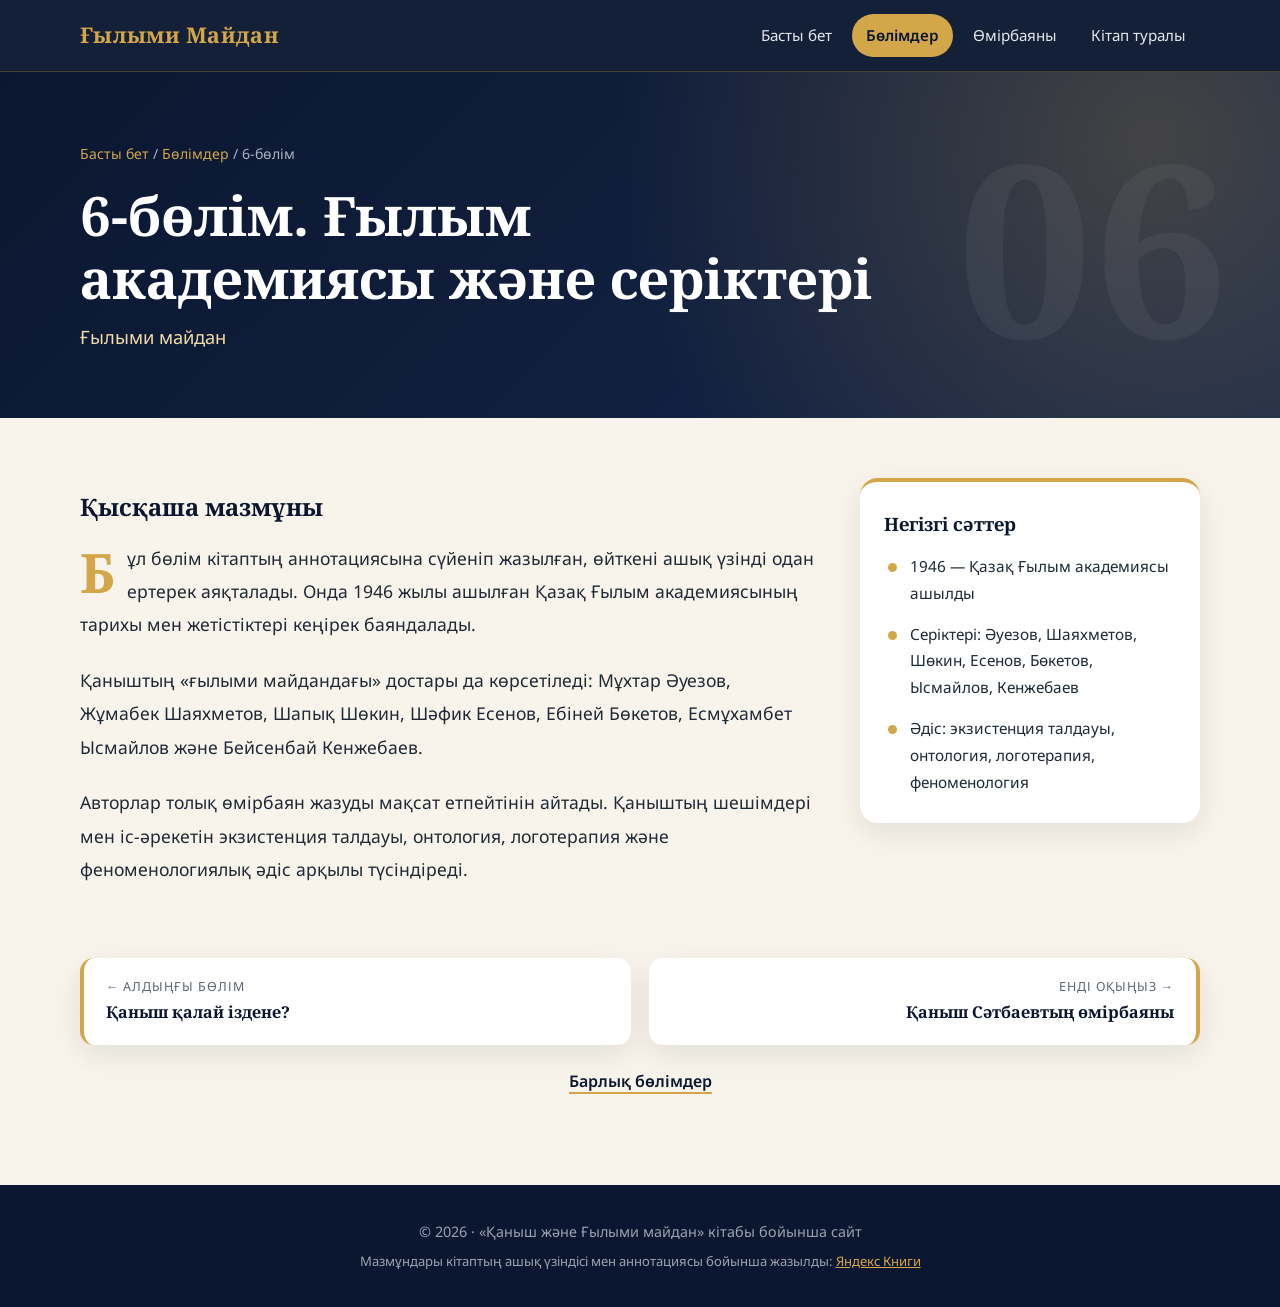
<file: gylymi-maidan/bolim-6.html>
<!DOCTYPE html>
<html lang="kk">
<head>
<meta charset="UTF-8">
<meta name="viewport" content="width=device-width, initial-scale=1.0">
<title>6-бөлім. Ғылым академиясы және серіктері — Ғылыми Майдан</title>
<meta name="description" content="Қазақ Ғылым академиясының тарихы және Қаныштың «ғылыми майдандағы» достары.">
<meta property="og:title" content="6-бөлім. Ғылым академиясы және серіктері — Ғылыми Майдан">
<meta property="og:description" content="Қазақ Ғылым академиясының тарихы және Қаныштың «ғылыми майдандағы» достары.">
<meta property="og:type" content="website">
<link rel="icon" href="data:image/svg+xml,%3Csvg xmlns=%27http://www.w3.org/2000/svg%27 viewBox=%270 0 100 100%27%3E%3Crect width=%27100%27 height=%27100%27 rx=%2722%27 fill=%27%230b1730%27/%3E%3Ctext x=%2750%27 y=%2772%27 font-size=%2768%27 text-anchor=%27middle%27 fill=%27%23d4a64a%27 font-family=%27serif%27%3EҚ%3C/text%3E%3C/svg%3E">
<link rel="preconnect" href="https://fonts.googleapis.com"><link rel="preconnect" href="https://fonts.gstatic.com" crossorigin><link href="https://fonts.googleapis.com/css2?family=Noto+Sans:wght@400;500;600&family=Noto+Serif:wght@600;700&display=swap" rel="stylesheet">
<link rel="stylesheet" href="style.css">
</head>
<body>
<header class="nav"><div class="wrap nav-inner">
<a href="index.html" class="logo">Ғылыми Майдан</a>
<button class="burger" aria-label="Мәзір" aria-expanded="false">☰</button>
<nav class="menu"><a href="index.html">Басты бет</a><a href="index.html#bolimder" class="active">Бөлімдер</a><a href="omirbayan.html">Өмірбаяны</a><a href="index.html#kitap">Кітап туралы</a></nav>
</div></header>

<section class="page-head"><div class="big-num">06</div><div class="wrap">
<p class="crumbs"><a href="index.html">Басты бет</a> / <a href="index.html#bolimder">Бөлімдер</a> / 6-бөлім</p>
<h1>6-бөлім. Ғылым академиясы және серіктері</h1>
<p class="sub">Ғылыми майдан</p>
</div></section>

<main class="wrap">
<div class="content">
<article class="article">
<h2>Қысқаша мазмұны</h2>
<p>Бұл бөлім кітаптың аннотациясына сүйеніп жазылған, өйткені ашық үзінді одан ертерек аяқталады. Онда 1946 жылы ашылған Қазақ Ғылым академиясының тарихы мен жетістіктері кеңірек баяндалады.</p>
<p>Қаныштың «ғылыми майдандағы» достары да көрсетіледі: Мұхтар Әуезов, Жұмабек Шаяхметов, Шапық Шөкин, Шәфик Есенов, Ебіней Бөкетов, Есмұхамбет Ысмайлов және Бейсенбай Кенжебаев.</p>
<p>Авторлар толық өмірбаян жазуды мақсат етпейтінін айтады. Қаныштың шешімдері мен іс-әрекетін экзистенция талдауы, онтология, логотерапия және феноменологиялық әдіс арқылы түсіндіреді.</p>
</article>
<aside class="aside"><div class="points">
<h3>Негізгі сәттер</h3>
<ul>
<li>1946 — Қазақ Ғылым академиясы ашылды</li>
<li>Серіктері: Әуезов, Шаяхметов, Шөкин, Есенов, Бөкетов, Ысмайлов, Кенжебаев</li>
<li>Әдіс: экзистенция талдауы, онтология, логотерапия, феноменология</li>
</ul></div></aside>
</div>
<nav class="pager"><a class="prev" href="bolim-5.html"><small>← Алдыңғы бөлім</small><strong>Қаныш қалай іздене?</strong></a><a class="next" href="omirbayan.html"><small>Енді оқыңыз →</small><strong>Қаныш Сәтбаевтың өмірбаяны</strong></a></nav>
<p class="back"><a href="index.html#bolimder">Барлық бөлімдер</a></p>
</main>
<footer class="footer"><div class="wrap">
<p>© 2026 · «Қаныш және Ғылыми майдан» кітабы бойынша сайт</p>
<p class="source">Мазмұндары кітаптың ашық үзіндісі мен аннотациясы бойынша жазылды:
<a href="https://books.yandex.ru/books/D8SEfUFv" target="_blank" rel="noopener">Яндекс Книги</a></p>
</div></footer>
<script src="script.js"></script>
</body>
</html>
</file>
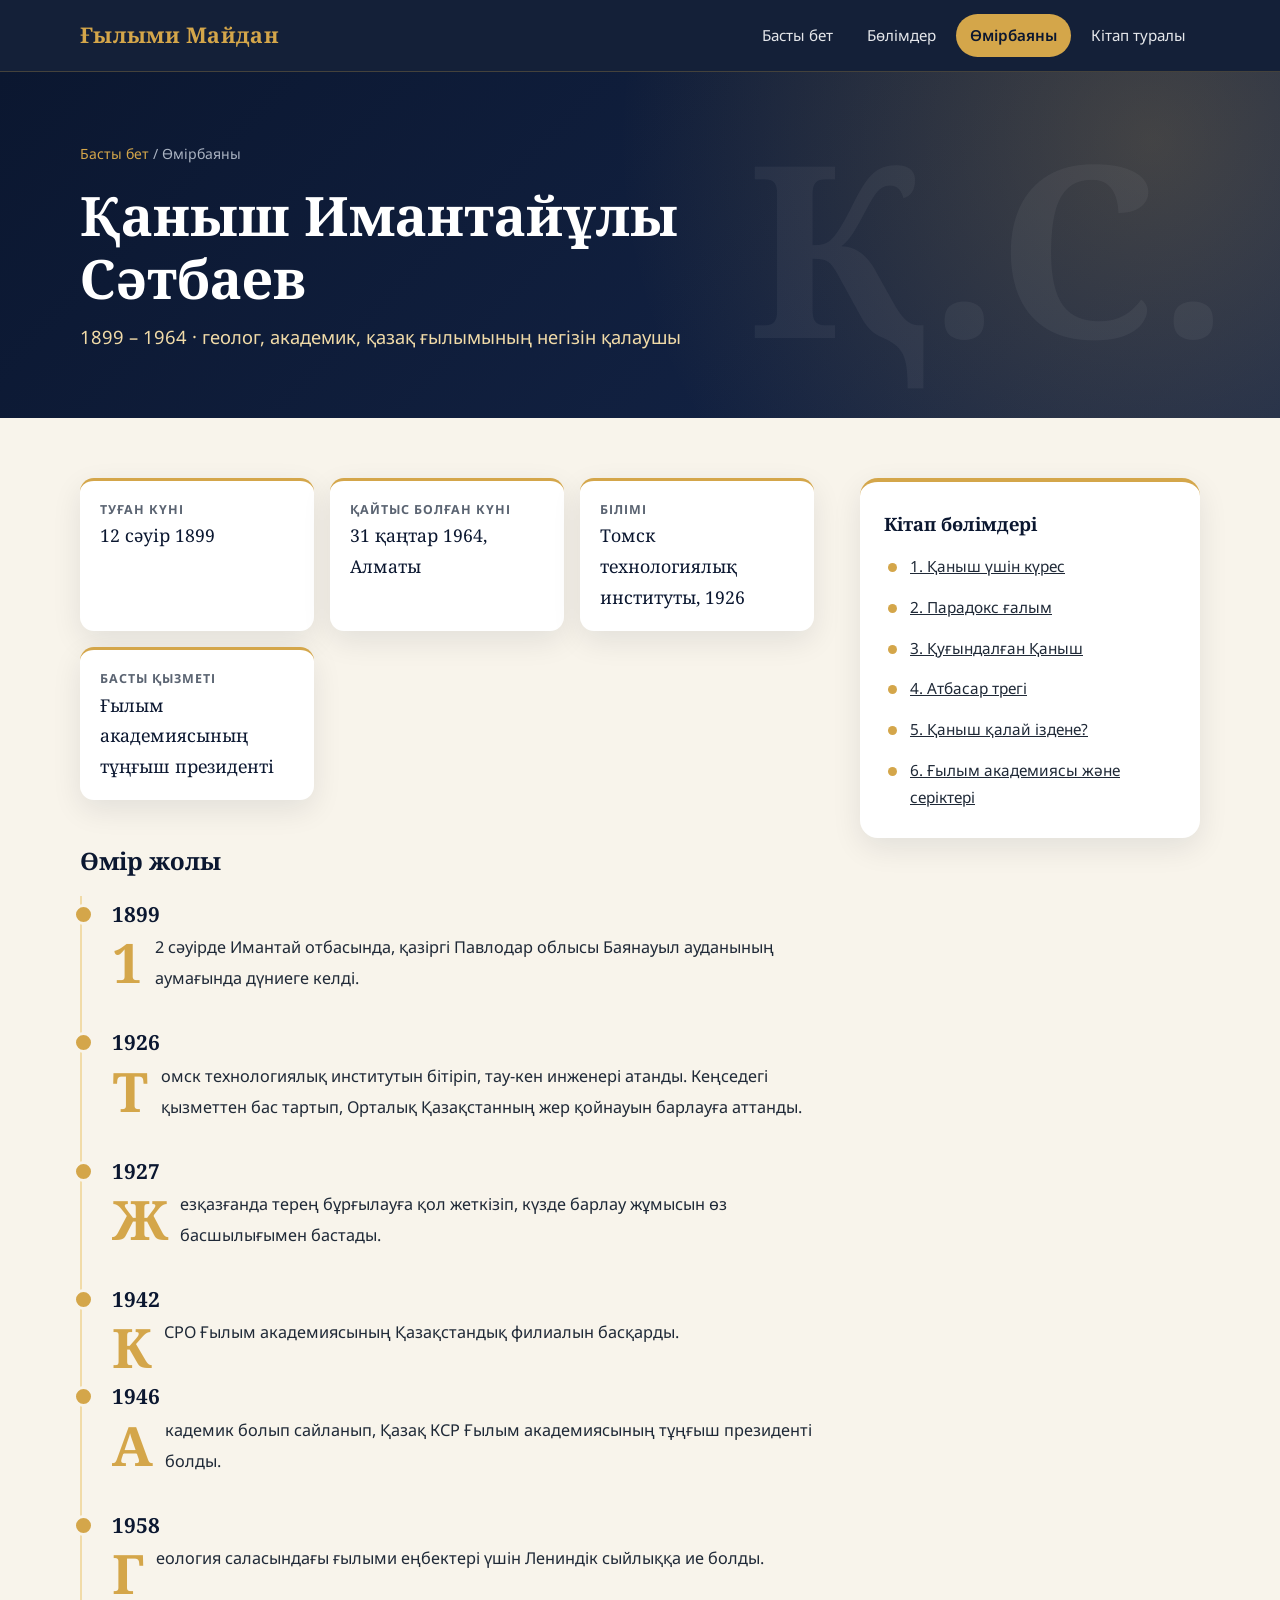
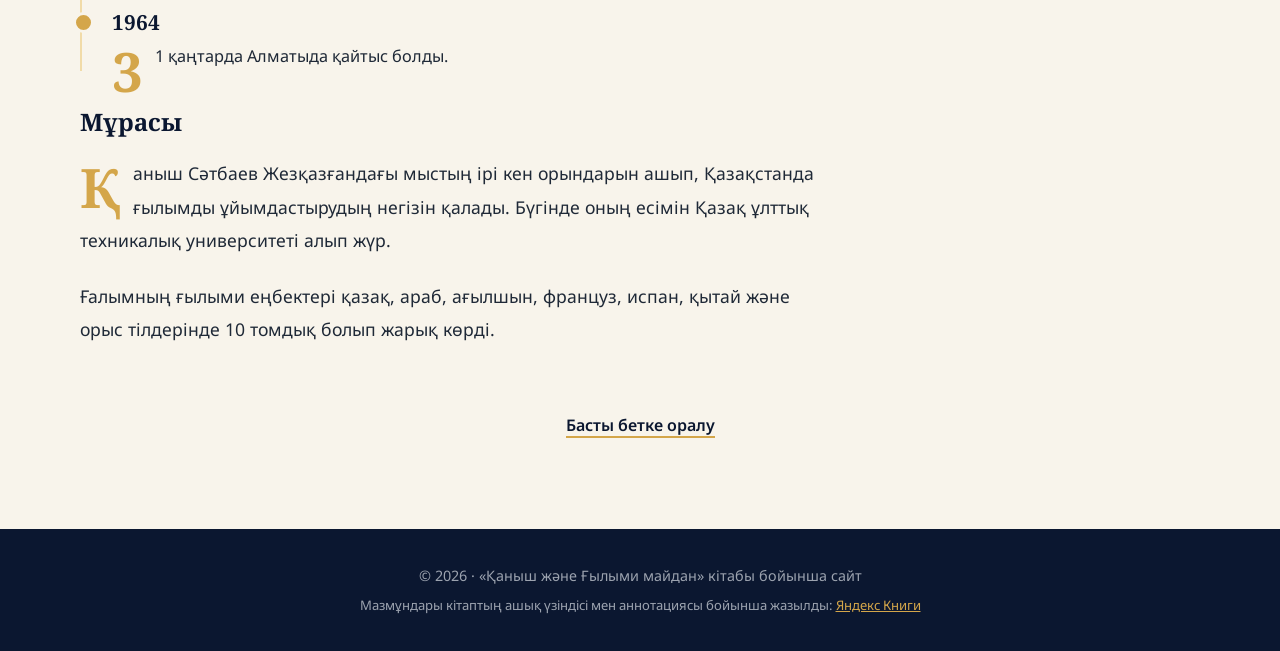
<file: gylymi-maidan/omirbayan.html>
<!DOCTYPE html>
<html lang="kk">
<head>
<meta charset="UTF-8">
<meta name="viewport" content="width=device-width, initial-scale=1.0">
<title>Қаныш Сәтбаевтың өмірбаяны — Ғылыми Майдан</title>
<meta name="description" content="Қазақ геологы, академик, Қазақ КСР Ғылым академиясының тұңғыш президенті Қаныш Сәтбаевтың өмір жолы">
<meta property="og:title" content="Қаныш Сәтбаевтың өмірбаяны — Ғылыми Майдан">
<meta property="og:description" content="Қазақ геологы, академик, Қазақ КСР Ғылым академиясының тұңғыш президенті Қаныш Сәтбаевтың өмір жолы">
<meta property="og:type" content="website">
<link rel="icon" href="data:image/svg+xml,%3Csvg xmlns=%27http://www.w3.org/2000/svg%27 viewBox=%270 0 100 100%27%3E%3Crect width=%27100%27 height=%27100%27 rx=%2722%27 fill=%27%230b1730%27/%3E%3Ctext x=%2750%27 y=%2772%27 font-size=%2768%27 text-anchor=%27middle%27 fill=%27%23d4a64a%27 font-family=%27serif%27%3EҚ%3C/text%3E%3C/svg%3E">
<link rel="preconnect" href="https://fonts.googleapis.com"><link rel="preconnect" href="https://fonts.gstatic.com" crossorigin><link href="https://fonts.googleapis.com/css2?family=Noto+Sans:wght@400;500;600&family=Noto+Serif:wght@600;700&display=swap" rel="stylesheet">
<link rel="stylesheet" href="style.css">
</head>
<body>
<header class="nav"><div class="wrap nav-inner">
<a href="index.html" class="logo">Ғылыми Майдан</a>
<button class="burger" aria-label="Мәзір" aria-expanded="false">☰</button>
<nav class="menu"><a href="index.html">Басты бет</a><a href="index.html#bolimder">Бөлімдер</a><a href="omirbayan.html" class="active">Өмірбаяны</a><a href="index.html#kitap">Кітап туралы</a></nav>
</div></header>

<section class="page-head"><div class="big-num">Қ.С.</div><div class="wrap">
<p class="crumbs"><a href="index.html">Басты бет</a> / Өмірбаяны</p>
<h1>Қаныш Имантайұлы Сәтбаев</h1>
<p class="sub">1899 – 1964 · геолог, академик, қазақ ғылымының негізін қалаушы</p>
</div></section>

<main class="wrap">
<div class="content">
<article class="article">
<div class="facts">
<div class="fact"><b>Туған күні</b><span>12 сәуір 1899</span></div>
<div class="fact"><b>Қайтыс болған күні</b><span>31 қаңтар 1964, Алматы</span></div>
<div class="fact"><b>Білімі</b><span>Томск технологиялық институты, 1926</span></div>
<div class="fact"><b>Басты қызметі</b><span>Ғылым академиясының тұңғыш президенті</span></div>
</div>
<h2>Өмір жолы</h2>
<ol class="timeline">
<li><span class="year">1899</span><p>12 сәуірде Имантай отбасында, қазіргі Павлодар облысы Баянауыл ауданының аумағында дүниеге келді.</p></li>
<li><span class="year">1926</span><p>Томск технологиялық институтын бітіріп, тау-кен инженері атанды. Кеңседегі қызметтен бас тартып, Орталық Қазақстанның жер қойнауын барлауға аттанды.</p></li>
<li><span class="year">1927</span><p>Жезқазғанда терең бұрғылауға қол жеткізіп, күзде барлау жұмысын өз басшылығымен бастады.</p></li>
<li><span class="year">1942</span><p>КСРО Ғылым академиясының Қазақстандық филиалын басқарды.</p></li>
<li><span class="year">1946</span><p>Академик болып сайланып, Қазақ КСР Ғылым академиясының тұңғыш президенті болды.</p></li>
<li><span class="year">1958</span><p>Геология саласындағы ғылыми еңбектері үшін Лениндік сыйлыққа ие болды.</p></li>
<li><span class="year">1964</span><p>31 қаңтарда Алматыда қайтыс болды.</p></li>
</ol>
<h2>Мұрасы</h2>
<p>Қаныш Сәтбаев Жезқазғандағы мыстың ірі кен орындарын ашып, Қазақстанда ғылымды ұйымдастырудың негізін қалады. Бүгінде оның есімін Қазақ ұлттық техникалық университеті алып жүр.</p>
<p>Ғалымның ғылыми еңбектері қазақ, араб, ағылшын, француз, испан, қытай және орыс тілдерінде 10 томдық болып жарық көрді.</p>
</article>
<aside class="aside"><div class="points">
<h3>Кітап бөлімдері</h3>
<ul>
<li><a href="bolim-1.html">1. Қаныш үшін күрес</a></li>
<li><a href="bolim-2.html">2. Парадокс ғалым</a></li>
<li><a href="bolim-3.html">3. Қуғындалған Қаныш</a></li>
<li><a href="bolim-4.html">4. Атбасар трегі</a></li>
<li><a href="bolim-5.html">5. Қаныш қалай іздене?</a></li>
<li><a href="bolim-6.html">6. Ғылым академиясы және серіктері</a></li>
</ul></div></aside>
</div>
<p class="back"><a href="index.html">Басты бетке оралу</a></p>
</main>
<footer class="footer"><div class="wrap">
<p>© 2026 · «Қаныш және Ғылыми майдан» кітабы бойынша сайт</p>
<p class="source">Мазмұндары кітаптың ашық үзіндісі мен аннотациясы бойынша жазылды:
<a href="https://books.yandex.ru/books/D8SEfUFv" target="_blank" rel="noopener">Яндекс Книги</a></p>
</div></footer>
<script src="script.js"></script>
</body>
</html>
</file>
<file: gylymi-maidan/style.css>
:root {
  --navy: #0b1730;
  --navy-2: #15264a;
  --gold: #d4a64a;
  --gold-2: #f1dba8;
  --paper: #f8f4eb;
  --card: #ffffff;
  --text: #1f2937;
  --muted: #5b6472;
  --radius: 18px;
  --shadow: 0 10px 30px rgba(11, 23, 48, .09);
}

* { box-sizing: border-box; margin: 0; padding: 0; }
html { scroll-behavior: smooth; }

body {
  font-family: 'Noto Sans', 'Segoe UI', Arial, sans-serif;
  color: var(--text);
  background: var(--paper);
  line-height: 1.75;
  -webkit-font-smoothing: antialiased;
}

h1, h2, h3, .logo { font-family: 'Noto Serif', Georgia, 'Times New Roman', serif; }
a { color: inherit; }

.wrap { width: min(1120px, 92vw); margin: 0 auto; }

/* ===== Навигация ===== */
.nav {
  position: sticky; top: 0; z-index: 50;
  background: rgba(11, 23, 48, .96);
  backdrop-filter: blur(10px);
  border-bottom: 1px solid rgba(212, 166, 74, .25);
}
.nav-inner { display: flex; align-items: center; justify-content: space-between; padding: 14px 0; }
.logo { color: var(--gold); font-size: 1.35rem; font-weight: 700; text-decoration: none; letter-spacing: .3px; }
.menu { display: flex; gap: 6px; }
.menu a {
  color: #e5e7eb; text-decoration: none; font-size: .95rem;
  padding: 8px 14px; border-radius: 999px; transition: background .2s, color .2s;
}
.menu a:hover { background: rgba(212, 166, 74, .15); color: var(--gold); }
.menu a.active { background: var(--gold); color: var(--navy); font-weight: 600; }
.burger {
  display: none; background: none; border: 1.5px solid var(--gold); color: var(--gold);
  width: 42px; height: 42px; border-radius: 10px; font-size: 1.3rem; cursor: pointer;
}

/* ===== Главная ===== */
.hero {
  position: relative; overflow: hidden; color: #fff;
  padding: 110px 0 120px;
  background:
    radial-gradient(circle at 85% 15%, rgba(212, 166, 74, .28), transparent 42%),
    radial-gradient(circle at 10% 90%, rgba(212, 166, 74, .12), transparent 40%),
    linear-gradient(135deg, var(--navy), var(--navy-2));
}
.hero::after {
  content: 'ҒЫЛЫМ'; position: absolute; right: -2vw; bottom: -4vw;
  font-family: 'Noto Serif', serif; font-weight: 700;
  font-size: clamp(6rem, 22vw, 18rem); color: rgba(255, 255, 255, .035);
  line-height: 1; pointer-events: none;
}
.hero-inner { position: relative; z-index: 1; max-width: 760px; animation: rise .9s ease both; }
.eyebrow { color: var(--gold); letter-spacing: 4px; text-transform: uppercase; font-size: .82rem; margin-bottom: 14px; }
.hero h1 { font-size: clamp(2.8rem, 8vw, 5.4rem); line-height: 1.08; margin-bottom: 22px; }
.lead { font-size: 1.2rem; color: #cfd5df; max-width: 620px; margin-bottom: 34px; }
.hero-buttons { display: flex; flex-wrap: wrap; gap: 14px; }

.btn {
  display: inline-block; padding: 13px 28px; border-radius: 999px; text-decoration: none;
  font-weight: 600; transition: transform .2s, box-shadow .2s, background .2s;
}
.btn:hover { transform: translateY(-2px); }
.btn.primary { background: var(--gold); color: var(--navy); box-shadow: 0 8px 22px rgba(212, 166, 74, .35); }
.btn.ghost { border: 1.5px solid var(--gold); color: var(--gold); }
.btn.ghost:hover { background: rgba(212, 166, 74, .12); }

.section { padding: 84px 0 10px; }
.section h2 { font-size: 2.1rem; color: var(--navy); margin-bottom: 16px; position: relative; padding-bottom: 14px; }
.section h2::after { content: ''; position: absolute; left: 0; bottom: 0; width: 64px; height: 3px; background: var(--gold); border-radius: 3px; }
.section-text { color: var(--muted); max-width: 760px; font-size: 1.05rem; }

.meta { list-style: none; display: grid; grid-template-columns: repeat(auto-fit, minmax(220px, 1fr)); gap: 14px; margin-top: 28px; }
.meta li {
  background: var(--card); border-radius: 14px; padding: 16px 20px;
  border-top: 3px solid var(--gold); box-shadow: var(--shadow); font-size: .95rem;
}
.meta b { display: block; color: var(--navy); font-size: .8rem; letter-spacing: 1px; text-transform: uppercase; margin-bottom: 2px; }

/* Карточки частей */
.cards { display: grid; grid-template-columns: repeat(3, 1fr); gap: 22px; margin-top: 34px; }
.card {
  position: relative; display: flex; flex-direction: column;
  background: var(--card); border-radius: var(--radius); padding: 30px 26px 26px;
  box-shadow: var(--shadow); text-decoration: none; overflow: hidden;
  border-bottom: 4px solid transparent; transition: transform .25s, border-color .25s, box-shadow .25s;
}
.card:hover { transform: translateY(-6px); border-bottom-color: var(--gold); box-shadow: 0 18px 38px rgba(11, 23, 48, .15); }
.card .num {
  font-family: 'Noto Serif', serif; font-size: 3.4rem; font-weight: 700; line-height: 1;
  color: var(--gold-2); margin-bottom: 14px; transition: color .25s;
}
.card:hover .num { color: var(--gold); }
.card h3 { font-size: 1.2rem; color: var(--navy); margin-bottom: 8px; line-height: 1.35; }
.card p { color: var(--muted); font-size: .95rem; flex: 1; }
.card .more { margin-top: 18px; color: var(--navy); font-weight: 600; font-size: .92rem; }
.card .more::after { content: ' →'; color: var(--gold); }

/* Блок биографии на главной */
.bio-banner {
  display: grid; grid-template-columns: 220px 1fr; gap: 34px; align-items: center;
  margin-top: 34px; padding: 34px; border-radius: 24px; color: #fff;
  background: linear-gradient(135deg, var(--navy), var(--navy-2));
  box-shadow: var(--shadow);
}
.portrait {
  width: 170px; height: 170px; margin: 0 auto; border-radius: 50%;
  border: 3px solid var(--gold); display: grid; place-items: center;
  font-family: 'Noto Serif', serif; font-size: 3rem; color: var(--gold);
  background: rgba(255, 255, 255, .05);
}
.bio-banner h3 { font-size: 1.6rem; margin-bottom: 6px; }
.bio-banner .years { color: var(--gold); margin-bottom: 10px; }
.bio-banner p { color: #d1d5db; margin-bottom: 18px; }

/* ===== Внутренние страницы ===== */
.page-head {
  color: #fff; padding: 70px 0 64px; position: relative; overflow: hidden;
  background:
    radial-gradient(circle at 90% 20%, rgba(212, 166, 74, .25), transparent 45%),
    linear-gradient(135deg, var(--navy), var(--navy-2));
}
.page-head .wrap { position: relative; z-index: 1; animation: rise .8s ease both; }
.crumbs { font-size: .88rem; color: #aab3c2; margin-bottom: 18px; }
.crumbs a { color: var(--gold); text-decoration: none; }
.crumbs a:hover { text-decoration: underline; }
.big-num {
  position: absolute; right: 4vw; top: 50%; transform: translateY(-50%);
  font-family: 'Noto Serif', serif; font-weight: 700; font-size: clamp(7rem, 20vw, 15rem);
  color: rgba(255, 255, 255, .05); line-height: 1; pointer-events: none;
}
.page-head h1 { font-size: clamp(2rem, 5.4vw, 3.4rem); line-height: 1.15; margin-bottom: 12px; max-width: 800px; }
.page-head .sub { color: var(--gold-2); font-size: 1.15rem; max-width: 700px; }

.content { display: grid; grid-template-columns: minmax(0, 1fr) 340px; gap: 46px; padding: 60px 0 20px; align-items: start; }
.article p { font-size: 1.1rem; line-height: 1.9; margin-bottom: 22px; }
.article p:first-of-type::first-letter {
  font-family: 'Noto Serif', serif; font-size: 3.4rem; font-weight: 700; color: var(--gold);
  float: left; line-height: .9; padding: 6px 12px 0 0;
}
.article h2 { font-size: 1.5rem; color: var(--navy); margin: 8px 0 14px; }

.aside { position: sticky; top: 92px; }
.points { background: var(--card); border-radius: var(--radius); box-shadow: var(--shadow); padding: 26px 24px; border-top: 4px solid var(--gold); }
.points h3 { font-size: 1.15rem; color: var(--navy); margin-bottom: 14px; }
.points ul { list-style: none; }
.points li { position: relative; padding: 0 0 14px 26px; font-size: .96rem; color: var(--text); }
.points li:last-child { padding-bottom: 0; }
.points li::before { content: ''; position: absolute; left: 4px; top: 9px; width: 9px; height: 9px; border-radius: 50%; background: var(--gold); }

.pager { display: grid; grid-template-columns: 1fr 1fr; gap: 18px; margin: 30px 0 10px; }
.pager a {
  display: block; background: var(--card); border-radius: 14px; padding: 18px 22px;
  text-decoration: none; box-shadow: var(--shadow); border-left: 4px solid var(--gold);
  transition: transform .2s;
}
.pager a:hover { transform: translateY(-3px); }
.pager small { display: block; color: var(--muted); font-size: .78rem; text-transform: uppercase; letter-spacing: 1px; }
.pager strong { font-family: 'Noto Serif', serif; color: var(--navy); font-size: 1.02rem; }
.pager .next { text-align: right; border-left: none; border-right: 4px solid var(--gold); }
.pager .empty { visibility: hidden; }
.back { text-align: center; margin: 22px 0 0; }
.back a { color: var(--navy); font-weight: 600; text-decoration: none; border-bottom: 2px solid var(--gold); }

/* ===== Биография: страница ===== */
.facts { display: grid; grid-template-columns: repeat(auto-fit, minmax(210px, 1fr)); gap: 16px; margin-bottom: 40px; }
.fact { background: var(--card); border-radius: 14px; padding: 18px 20px; box-shadow: var(--shadow); border-top: 3px solid var(--gold); }
.fact b { display: block; font-size: .78rem; letter-spacing: 1px; text-transform: uppercase; color: var(--muted); }
.fact span { font-family: 'Noto Serif', serif; color: var(--navy); font-size: 1.1rem; }

.timeline { list-style: none; border-left: 2px solid var(--gold-2); padding-left: 30px; margin: 10px 0 30px; }
.timeline li { position: relative; margin-bottom: 30px; }
.timeline li::before {
  content: ''; position: absolute; left: -39px; top: 8px; width: 15px; height: 15px;
  border-radius: 50%; background: var(--gold); border: 3px solid var(--paper);
}
.timeline .year { display: inline-block; font-family: 'Noto Serif', serif; font-weight: 700; font-size: 1.3rem; color: var(--navy); }
.timeline p { margin: 0; font-size: 1.02rem; }

/* ===== Подвал ===== */
.footer { margin-top: 90px; padding: 34px 0; text-align: center; background: var(--navy); color: #9ca3af; font-size: .9rem; }
.footer .source { margin-top: 6px; font-size: .82rem; }
.footer a { color: var(--gold); }

@keyframes rise { from { opacity: 0; transform: translateY(22px); } to { opacity: 1; transform: none; } }

/* ===== Планшеты и телефоны ===== */
@media (max-width: 900px) {
  .cards { grid-template-columns: repeat(2, 1fr); }
  .content { grid-template-columns: 1fr; }
  .aside { position: static; }
  .bio-banner { grid-template-columns: 1fr; text-align: center; }
}
@media (max-width: 720px) {
  .burger { display: block; }
  .menu {
    display: none; position: absolute; top: 100%; left: 0; right: 0;
    flex-direction: column; padding: 12px 4vw 18px; background: var(--navy);
    border-bottom: 1px solid rgba(212, 166, 74, .25);
  }
  .menu.open { display: flex; }
  .menu a { padding: 12px 14px; }
  .hero { padding: 80px 0 90px; }
  .cards { grid-template-columns: 1fr; }
  .pager { grid-template-columns: 1fr; }
  .pager .next { text-align: left; border-right: none; border-left: 4px solid var(--gold); }
  .big-num { display: none; }
}
</file>
